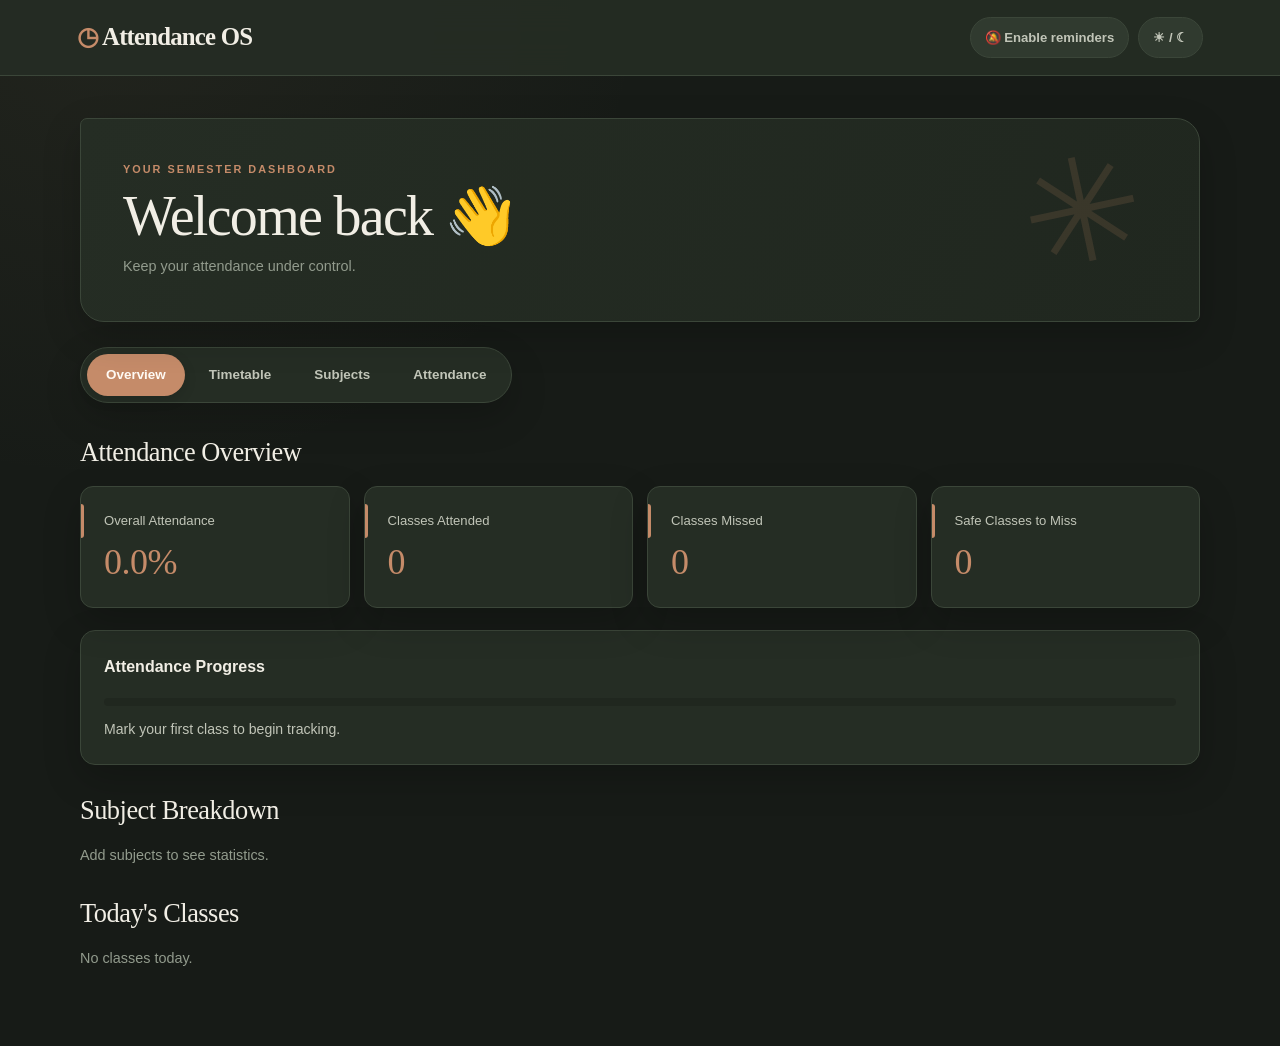
<file: index.html>
<!DOCTYPE html>
<html lang="en">
<head>
    <meta charset="UTF-8">
    <meta name="viewport" content="width=device-width, initial-scale=1.0">
    <meta name="description" content="A personal attendance and timetable tracker.">
    <meta name="theme-color" content="#171b17">
    <link rel="manifest" href="./manifest.json">
    <link rel="icon" type="image/png" sizes="192x192" href="./icons/icon-192.png">
    <link rel="apple-touch-icon" href="./icons/icon-192.png">
    <meta name="apple-mobile-web-app-capable" content="yes">
    <meta name="apple-mobile-web-app-title" content="Campus">
    <meta name="apple-mobile-web-app-status-bar-style" content="black-translucent">
    <title>Attendance OS — Overview</title>
    <link rel="stylesheet" href="style.css">
    <script src="app.js" defer></script>
</head>
<body>
<header>
    <div class="logo">◷ Attendance OS</div>
    <div class="header-actions">
        <button id="reminderBtn" type="button">🔔 Enable reminders</button>
        <button id="themeBtn" type="button" aria-label="Toggle colour theme">☀ / ☾</button>
    </div>
</header>

<main>
    <section class="welcome">
        <div>
            <p class="muted">YOUR SEMESTER DASHBOARD</p>
            <h1>Welcome back 👋</h1>
            <p class="muted">Keep your attendance under control.</p>
        </div>
    </section>

    <nav>
        <a class="tab active" href="index.html">Overview</a>
        <a class="tab" href="timetable.html">Timetable</a>
        <a class="tab" href="subjects.html">Subjects</a>
        <a class="tab" href="attendance.html">Attendance</a>
    </nav>

    <section>
        <h2>Attendance Overview</h2>
        <div class="stats">
            <div class="card"><p>Overall Attendance</p><h2 id="overall">0%</h2></div>
            <div class="card"><p>Classes Attended</p><h2 id="present">0</h2></div>
            <div class="card"><p>Classes Missed</p><h2 id="absent">0</h2></div>
            <div class="card"><p>Safe Classes to Miss</p><h2 id="safe">0</h2></div>
        </div>

        <div class="card progress-card">
            <h3>Attendance Progress</h3>
            <div class="progress"><div id="progressBar"></div></div>
            <p id="status">Target: 75%</p>
        </div>

        <h2>Subject Breakdown</h2>
        <div id="subjectStats" class="subject-grid"></div>

        <h2>Today's Classes</h2>
        <div id="todayClasses"></div>
    </section>
</main>
</body>
</html>
</file>
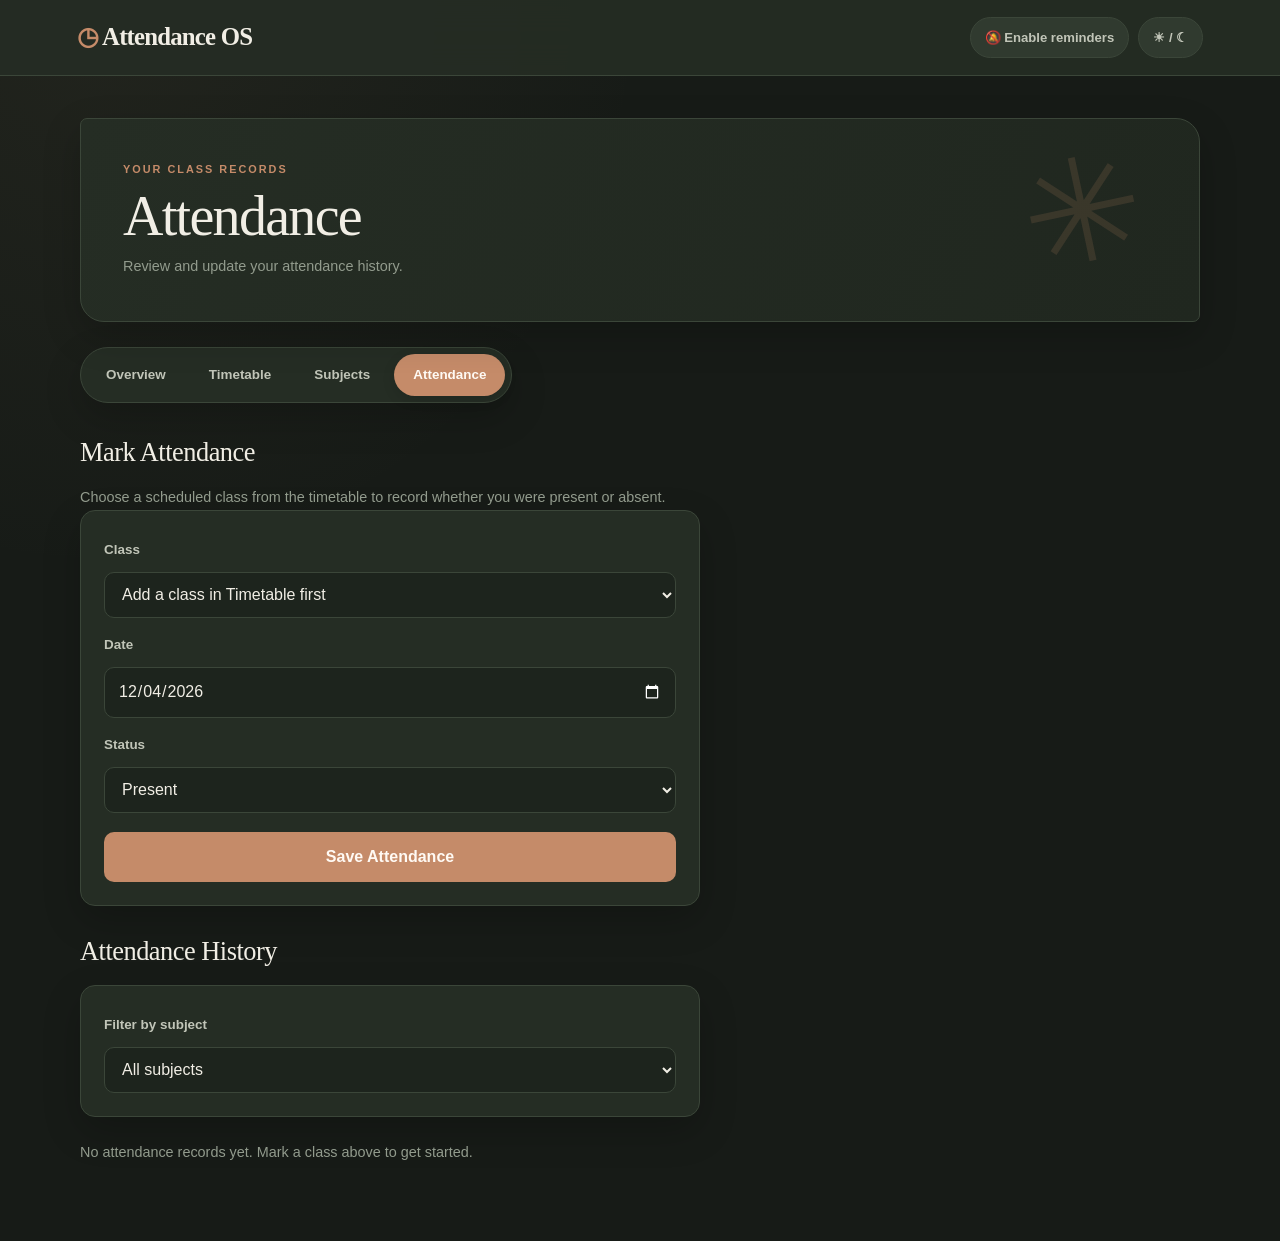
<file: attendance.html>
<!DOCTYPE html>
<html lang="en">
<head>
    <meta charset="UTF-8">
    <meta name="viewport" content="width=device-width, initial-scale=1.0">
    <meta name="description" content="A personal attendance and timetable tracker.">
    <meta name="theme-color" content="#171b17">
    <link rel="manifest" href="./manifest.json">
    <link rel="icon" type="image/png" sizes="192x192" href="./icons/icon-192.png">
    <link rel="apple-touch-icon" href="./icons/icon-192.png">
    <meta name="apple-mobile-web-app-capable" content="yes">
    <meta name="apple-mobile-web-app-title" content="Campus">
    <meta name="apple-mobile-web-app-status-bar-style" content="black-translucent">
    <title>Attendance OS — Attendance</title>
    <link rel="stylesheet" href="style.css">
    <script src="app.js" defer></script>
</head>
<body>
<header>
    <div class="logo">◷ Attendance OS</div>
    <div class="header-actions">
        <button id="reminderBtn" type="button">🔔 Enable reminders</button>
        <button id="themeBtn" type="button" aria-label="Toggle colour theme">☀ / ☾</button>
    </div>
</header>

<main>
    <section class="welcome">
        <div>
            <p class="muted">YOUR CLASS RECORDS</p>
            <h1>Attendance</h1>
            <p class="muted">Review and update your attendance history.</p>
        </div>
    </section>

    <nav>
        <a class="tab" href="index.html">Overview</a>
        <a class="tab" href="timetable.html">Timetable</a>
        <a class="tab" href="subjects.html">Subjects</a>
        <a class="tab active" href="attendance.html">Attendance</a>
    </nav>

    <section>
        <h2>Mark Attendance</h2>
        <p class="muted">Choose a scheduled class from the timetable to record whether you were present or absent.</p>
        <div class="card form">
            <label for="recordClass">Class</label>
            <select id="recordClass"></select>

            <label for="recordDate">Date</label>
            <input type="date" id="recordDate">

            <label for="recordStatus">Status</label>
            <select id="recordStatus">
                <option value="Present">Present</option>
                <option value="Absent">Absent</option>
            </select>

            <button class="primary" id="saveAttendance" type="button">Save Attendance</button>
        </div>

        <h2>Attendance History</h2>
        <div class="card form">
            <label for="filterSubject">Filter by subject</label>
            <select id="filterSubject">
                <option value="all">All subjects</option>
            </select>
        </div>
        <div id="attendanceHistory"></div>
    </section>
</main>
</body>
</html>
</file>
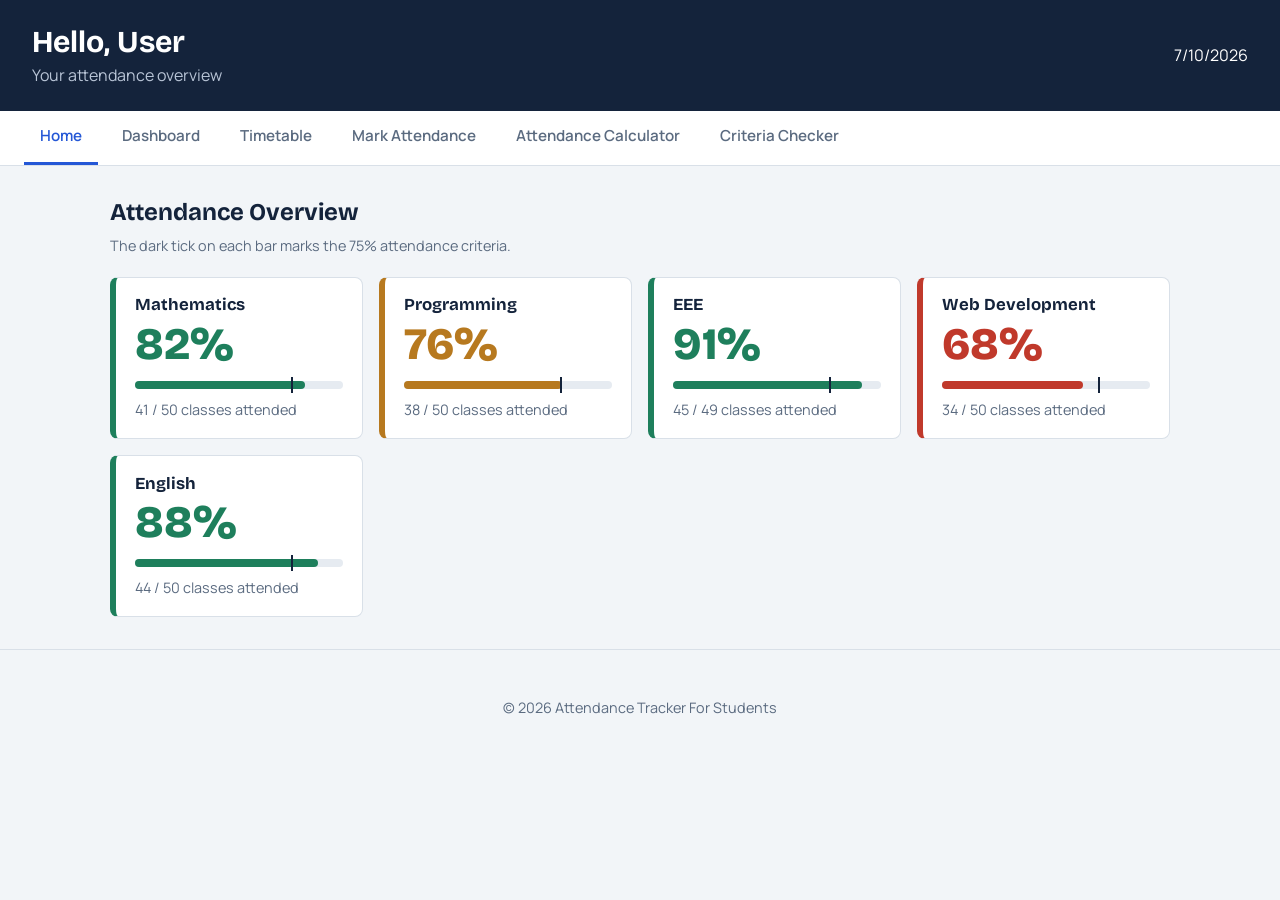
<file: homepage.html>
<!DOCTYPE html>
<html lang="en">
<head>
    <meta charset="UTF-8">
    <meta name="viewport" content="width=device-width, initial-scale=1.0">
    <title>Attendance Tracker</title>
    <link rel="preconnect" href="https://fonts.googleapis.com">
    <link rel="preconnect" href="https://fonts.gstatic.com" crossorigin>
    <link href="https://fonts.googleapis.com/css2?family=Bricolage+Grotesque:wght@600;700;800&family=Manrope:wght@400;500;600;700&display=swap" rel="stylesheet">
    <style>
        /* ---------- Design tokens ---------- */
        :root {
            --ink: #14233B;
            --muted: #5B6B80;
            --paper: #F2F5F8;
            --panel: #FFFFFF;
            --line: #D9E0E8;
            --blue: #2457D6;
            --blue-dark: #1B44AB;
            --green: #1E7F5C;
            --amber: #B7791F;
            --red: #C0392B;
        }

        /* ---------- Base ---------- */
        * { box-sizing: border-box; }
        body {
            margin: 0;
            font-family: "Manrope", "Segoe UI", system-ui, sans-serif;
            background: var(--paper);
            color: var(--ink);
            line-height: 1.5;
        }
        h1, h2, h3 {
            font-family: "Bricolage Grotesque", "Manrope", "Segoe UI", sans-serif;
            line-height: 1.2;
            margin: 0 0 0.5rem;
        }

        /* ---------- Header ---------- */
        header {
            background: var(--ink);
            color: #fff;
            padding: 1.5rem 2rem;
            display: flex;
            justify-content: space-between;
            align-items: center;
            gap: 1rem;
            flex-wrap: wrap;
        }
        header h1 { font-size: 1.9rem; margin: 0; }
        header p { margin: 0.15rem 0 0; color: #B8C4D6; }

        /* ---------- Navigation ---------- */
        nav {
            background: var(--panel);
            border-bottom: 1px solid var(--line);
            padding: 0 1.5rem;
            display: flex;
            gap: 0.25rem;
            overflow-x: auto;
            font-size: 0; /* hides the "|" text separators */
        }
        nav a {
            font-size: 0.95rem;
            font-weight: 600;
            color: var(--muted);
            text-decoration: none;
            padding: 0.9rem 1rem;
            border-bottom: 3px solid transparent;
            white-space: nowrap;
        }
        nav a:hover { color: var(--ink); }
        nav a.active { color: var(--blue); border-bottom-color: var(--blue); }

        /* ---------- Buttons & fields ---------- */
        button {
            font: inherit;
            font-weight: 600;
            background: var(--blue);
            color: #fff;
            border: 0;
            border-radius: 6px;
            padding: 0.6rem 1.1rem;
            cursor: pointer;
        }
        button:hover { background: var(--blue-dark); }
        a:focus-visible, button:focus-visible,
        input:focus-visible, select:focus-visible {
            outline: 3px solid #9DB6F5;
            outline-offset: 2px;
        }
        label { font-weight: 600; font-size: 0.9rem; }
        input, select {
            font: inherit;
            color: var(--ink);
            background: #fff;
            padding: 0.5rem 0.6rem;
            border: 1px solid #B9C4D2;
            border-radius: 6px;
        }
        input[readonly] { background: #EEF2F6; color: var(--muted); }

        /* ---------- Footer ---------- */
        footer {
            text-align: center;
            padding: 2rem 1rem;
            color: var(--muted);
            font-size: 0.9rem;
            border-top: 1px solid var(--line);
            margin-top: 2rem;
        }

        /* ---------- Home page ---------- */
        main { max-width: 1100px; margin: 0 auto; padding: 2rem 1.25rem 0; }
        main > h2 { font-size: 1.5rem; }
        .legend { color: var(--muted); font-size: 0.9rem; margin: 0 0 1.25rem; }

        .attendance-grid {
            display: grid;
            grid-template-columns: repeat(auto-fill, minmax(210px, 1fr));
            gap: 1rem;
        }
        .attendance-card {
            background: var(--panel);
            border: 1px solid var(--line);
            border-left: 6px solid var(--c, var(--blue));
            border-radius: 8px;
            padding: 1.1rem 1.2rem;
        }
        .attendance-card h2 { font-size: 1.05rem; margin-bottom: 0.4rem; }
        .percentage {
            font-family: "Bricolage Grotesque", "Manrope", sans-serif;
            font-size: 2.8rem;
            font-weight: 800;
            line-height: 1;
            color: var(--c, var(--blue));
        }
        /* progress bar: dark tick marks the 75% criteria */
        .bar {
            position: relative;
            height: 8px;
            background: #E6EBF1;
            border-radius: 4px;
            margin: 0.9rem 0 0.6rem;
        }
        .bar span {
            display: block;
            height: 100%;
            background: var(--c, var(--blue));
            border-radius: 4px;
        }
        .bar::after {
            content: "";
            position: absolute;
            left: 75%;
            top: -4px;
            bottom: -4px;
            width: 2px;
            background: var(--ink);
        }
        .attendance-card p { margin: 0; font-size: 0.9rem; color: var(--muted); }
    </style>
</head>
<body>
    <!-- Header -->
    <header class="dashboard">
        <div>
            <h1>Hello, <span id="username">User</span></h1>
            <p>Your attendance overview</p>
        </div>
        <div class="date">
            <span id="date">7/10/2026</span>
        </div>
    </header>
    <!-- Navigation Bar -->
    <nav class="navbar">
        <a href="homepage.html" class="active">Home</a> |
        <a href="dashboard.html">Dashboard</a> |
        <a href="timetable.html">Timetable</a> | 
        <a href="attendance.html">Mark Attendance</a> |
        <a href="calculator.html">Attendance Calculator</a> |
        <a href="criteria.html">Criteria Checker</a>
    </nav>
    <main>
        <h2>Attendance Overview</h2>
        <p class="legend">The dark tick on each bar marks the 75% attendance criteria.</p>
        <!-- Attendance Cards -->
        <section class="attendance-grid">

            <div class="attendance-card" style="--c:#1E7F5C">
                <h2>Mathematics</h2>
                <div class="percentage">82%</div>
                <div class="bar"><span style="width:82%"></span></div>
                <p>41 / 50 classes attended</p>
            </div>
            <div class="attendance-card" style="--c:#B7791F">
                <h2>Programming</h2>
                <div class="percentage">76%</div>
                <div class="bar"><span style="width:76%"></span></div>
                <p>38 / 50 classes attended</p>
            </div>
            <div class="attendance-card" style="--c:#1E7F5C">
                <h2>EEE</h2>
                <div class="percentage">91%</div>
                <div class="bar"><span style="width:91%"></span></div>
                <p>45 / 49 classes attended</p>
            </div>
            <div class="attendance-card" style="--c:#C0392B">
                <h2>Web Development</h2>
                <div class="percentage">68%</div>
                <div class="bar"><span style="width:68%"></span></div>
                <p>34 / 50 classes attended</p>
            </div>
            <div class="attendance-card" style="--c:#1E7F5C">
                <h2>English</h2>
                <div class="percentage">88%</div>
                <div class="bar"><span style="width:88%"></span></div>
                <p>44 / 50 classes attended</p>
            </div>

        </section>
    </main>
    <!-- Footer -->
    <footer>
        <p>&copy; 2026 Attendance Tracker For Students</p>
    </footer>
</body>
</html>
</file>
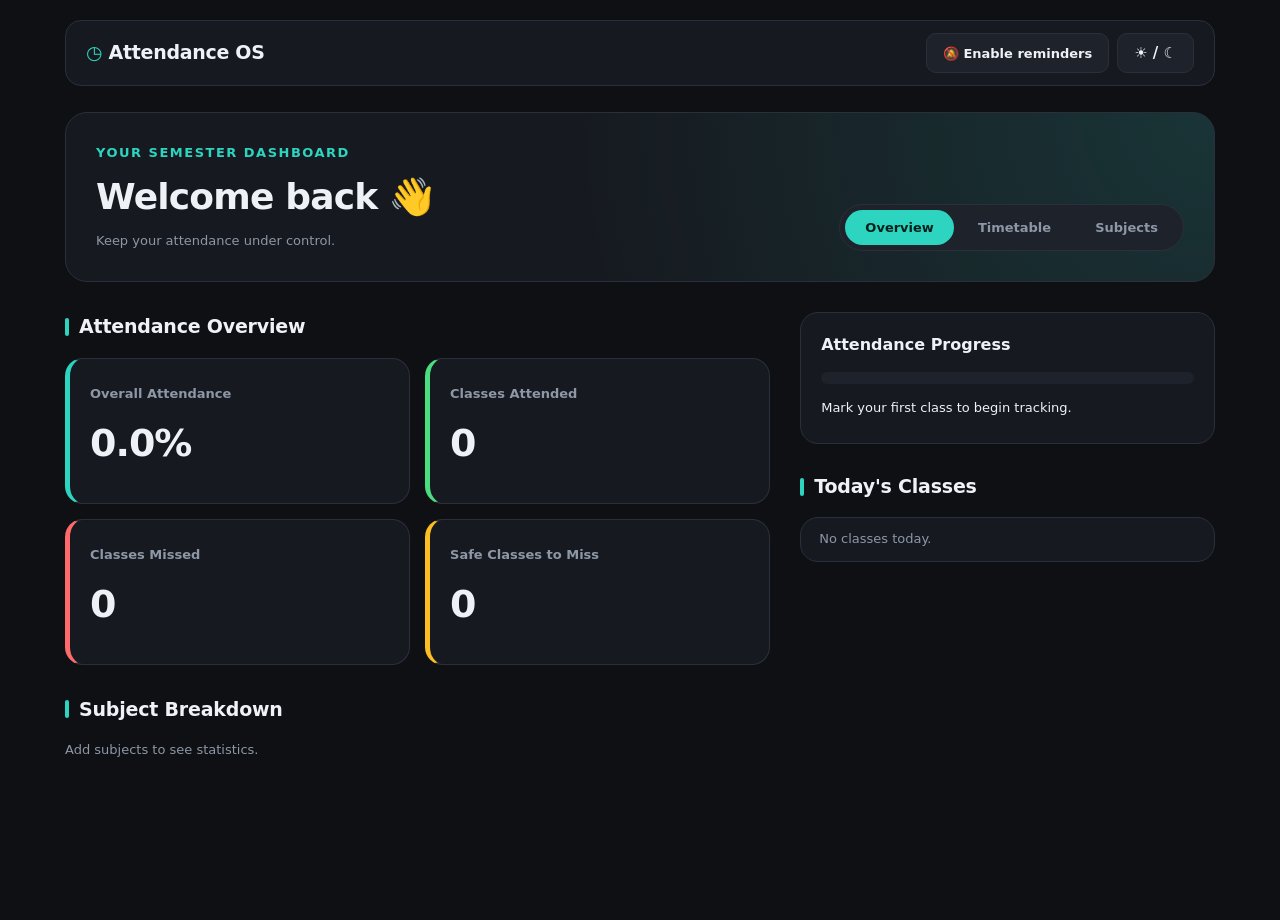
<file: index2.html>
<!DOCTYPE html>
<html lang="en">
<head>
    <meta charset="UTF-8">
    <meta name="viewport" content="width=device-width, initial-scale=1.0">
    <title>Attendance OS</title>
    <link rel="stylesheet" href="style3.css">
</head>
<body>

<header class="topbar">
    <div class="logo">◷ Attendance OS</div>
    <div class="header-actions">
        <button id="reminderBtn" type="button">🔔 Enable reminders</button>
        <button id="themeBtn" type="button">☀ / ☾</button>
    </div>
</header>

<main>
    <!-- HERO: welcome text + page tabs together -->
    <section class="hero welcome">
        <div class="hero-text">
            <p class="muted eyebrow">YOUR SEMESTER DASHBOARD</p>
            <h1>Welcome back 👋</h1>
            <p class="muted">Keep your attendance under control.</p>
        </div>

        <nav>
            <button class="tab active" data-page="dashboard">Overview</button>
            <button class="tab" data-page="timetable">Timetable</button>
            <button class="tab" data-page="subjects">Subjects</button>
        </nav>
    </section>

    <!-- DASHBOARD -->
    <section id="dashboard" class="page">
        <div class="dash-layout">

            <!-- left column: numbers + subjects -->
            <div class="dash-main">
                <h2 class="section-title">Attendance Overview</h2>

                <div class="stats">
                    <div class="card stat stat-overall">
                        <p>Overall Attendance</p>
                        <h2 id="overall">0%</h2>
                    </div>
                    <div class="card stat stat-present">
                        <p>Classes Attended</p>
                        <h2 id="present">0</h2>
                    </div>
                    <div class="card stat stat-absent">
                        <p>Classes Missed</p>
                        <h2 id="absent">0</h2>
                    </div>
                    <div class="card stat stat-safe">
                        <p>Safe Classes to Miss</p>
                        <h2 id="safe">0</h2>
                    </div>
                </div>

                <h2 class="section-title">Subject Breakdown</h2>
                <div id="subjectStats" class="subject-grid"></div>
            </div>

            <!-- right column: progress + today -->
            <aside class="dash-side">
                <div class="card progress-card">
                    <h3>Attendance Progress</h3>
                    <div class="progress">
                        <div id="progressBar"></div>
                    </div>
                    <p id="status">Target: 75%</p>
                </div>

                <h2 class="section-title">Today's Classes</h2>
                <div class="card today-card">
                    <div id="todayClasses"></div>
                </div>
            </aside>

        </div>
    </section>

    <!-- TIMETABLE -->
    <section id="timetable" class="page hidden">
        <h2 class="section-title">Weekly Timetable</h2>
        <p class="muted">Add your regular weekly classes.</p>

        <div class="card form">
            <label>Subject</label>
            <select id="classSubject"></select>

            <label>Day</label>
            <select id="classDay">
                <option>Monday</option>
                <option>Tuesday</option>
                <option>Wednesday</option>
                <option>Thursday</option>
                <option>Friday</option>
                <option>Saturday</option>
                <option>Sunday</option>
            </select>

            <label>Start Time</label>
            <input type="time" id="startTime" value="09:00">

            <label>End Time</label>
            <input type="time" id="endTime" value="10:00">

            <button class="primary" id="addClass">Add Class</button>
        </div>

        <div class="days" id="days"></div>

        <div class="card">
            <h3 id="selectedDay">Monday</h3>
            <div id="dayClasses"></div>
        </div>

        <h2 class="section-title">Extra Classes</h2>
        <p class="muted">One-time classes (like an extra lecture by a teacher). Attendance counts towards the subject.</p>

        <div class="card form">
            <label>Subject</label>
            <select id="extraSubject"></select>

            <label>Date</label>
            <input type="date" id="extraDate">

            <label>Start Time</label>
            <input type="time" id="extraStart" value="09:00">

            <label>End Time</label>
            <input type="time" id="extraEnd" value="10:00">

            <button class="primary" id="addExtra">Add Extra Class</button>
        </div>

        <div class="card">
            <h3>Your Extra Classes</h3>
            <div id="extraClassList"></div>
        </div>
    </section>

    <!-- SUBJECTS -->
    <section id="subjects" class="page hidden">
        <h2 class="section-title">Manage Subjects</h2>

        <div class="card form">
            <label>Subject Name</label>
            <input type="text" id="subjectName" placeholder="e.g. Linear Algebra">

            <label>Subject Code</label>
            <input type="text" id="subjectCode" placeholder="e.g. MTH101">

            <label>Attendance Target (%)</label>
            <input type="number" id="target" value="75" min="1" max="100">

            <button class="primary" id="addSubject">Add Subject</button>
        </div>

        <div id="subjectList"></div>
    </section>
</main>

<!-- MARK ATTENDANCE POPUP -->
<div id="markModal" class="modal hidden">
    <div class="card modal-box">
        <h3 id="markTitle">Mark attendance</h3>

        <label for="markDate">Class date</label>
        <input type="date" id="markDate">
        <p class="muted" id="markNote"></p>

        <div class="modal-actions">
            <button class="primary" id="markPresent" type="button">Present</button>
            <button id="markAbsent" type="button">Absent</button>
            <button id="markCancel" type="button">Cancel</button>
        </div>
    </div>
</div>

<div id="toast" class="toast hidden"></div>

<script src="script2.js"></script>
</body>
</html>
</file>
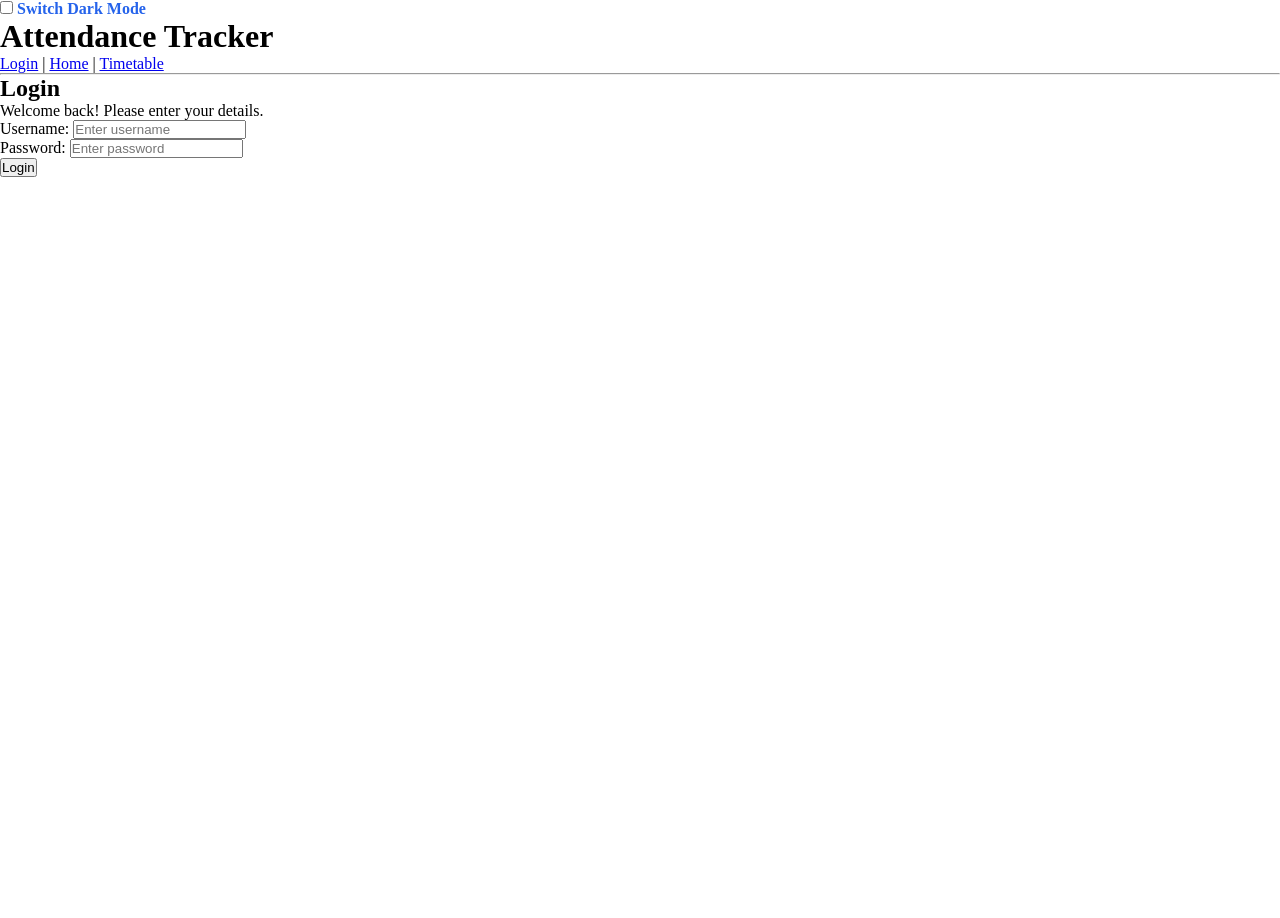
<file: login.html>
<!DOCTYPE html>
<link rel="stylesheet" href="login.css">
<html>
<head>
    <title>Login - Attendance Tracker</title>
</head>

<body>
    <input type="checkbox" id="theme">
<label for="theme" class="a">Switch Dark Mode</label>
<div class="page">


    <h1>Attendance Tracker</h1>

    <nav>
        <a href="login.html">Login</a> |
        <a href="index.html">Home</a> |
        <a href="timetable.html">Timetable</a>
    </nav>

    <hr>

    <h2>Login</h2>
    <p>Welcome back! Please enter your details.</p>

    <form>
        <p>
            <label>Username:</label>
            <input type="text" name="username" placeholder="Enter username" required>
        </p>

        <p>
            <label>Password:</label>
            <input type="password" name="password" placeholder="Enter password" required>
        </p>

        <p>
            <button type="button">Login</button>
        </p>
    </form>
    </div>

</body>
</html>
</file>
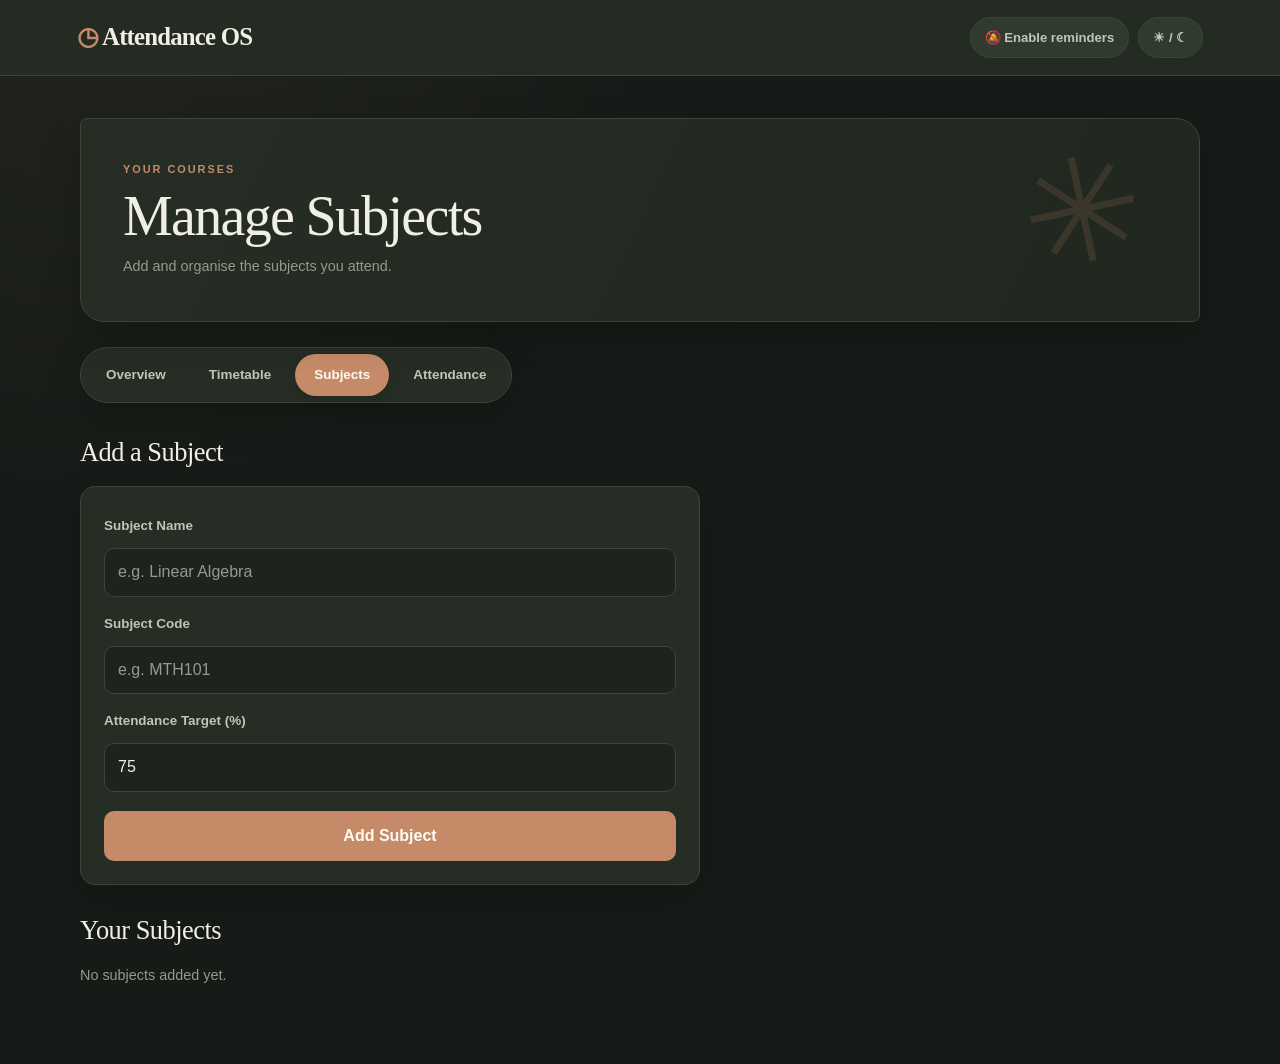
<file: subjects.html>
<!DOCTYPE html>
<html lang="en">
<head>
    <meta charset="UTF-8">
    <meta name="viewport" content="width=device-width, initial-scale=1.0">
    <meta name="description" content="A personal attendance and timetable tracker.">
    <meta name="theme-color" content="#171b17">
    <link rel="manifest" href="./manifest.json">
    <link rel="icon" type="image/png" sizes="192x192" href="./icons/icon-192.png">
    <link rel="apple-touch-icon" href="./icons/icon-192.png">
    <meta name="apple-mobile-web-app-capable" content="yes">
    <meta name="apple-mobile-web-app-title" content="Campus">
    <meta name="apple-mobile-web-app-status-bar-style" content="black-translucent">
    <title>Attendance OS — Subjects</title>
    <link rel="stylesheet" href="style.css">
    <script src="app.js" defer></script>
</head>
<body>
<header>
    <div class="logo">◷ Attendance OS</div>
    <div class="header-actions">
        <button id="reminderBtn" type="button">🔔 Enable reminders</button>
        <button id="themeBtn" type="button" aria-label="Toggle colour theme">☀ / ☾</button>
    </div>
</header>

<main>
    <section class="welcome">
        <div>
            <p class="muted">YOUR COURSES</p>
            <h1>Manage Subjects</h1>
            <p class="muted">Add and organise the subjects you attend.</p>
        </div>
    </section>

    <nav>
        <a class="tab" href="index.html">Overview</a>
        <a class="tab" href="timetable.html">Timetable</a>
        <a class="tab active" href="subjects.html">Subjects</a>
        <a class="tab" href="attendance.html">Attendance</a>
    </nav>

    <section>
        <h2>Add a Subject</h2>
        <div class="card form">
            <label for="subjectName">Subject Name</label>
            <input type="text" id="subjectName" placeholder="e.g. Linear Algebra">

            <label for="subjectCode">Subject Code</label>
            <input type="text" id="subjectCode" placeholder="e.g. MTH101">

            <label for="target">Attendance Target (%)</label>
            <input type="number" id="target" value="75" min="1" max="100">

            <button class="primary" id="addSubject" type="button">Add Subject</button>
        </div>

        <h2>Your Subjects</h2>
        <div id="subjectList"></div>
    </section>
</main>
</body>
</html>
</file>
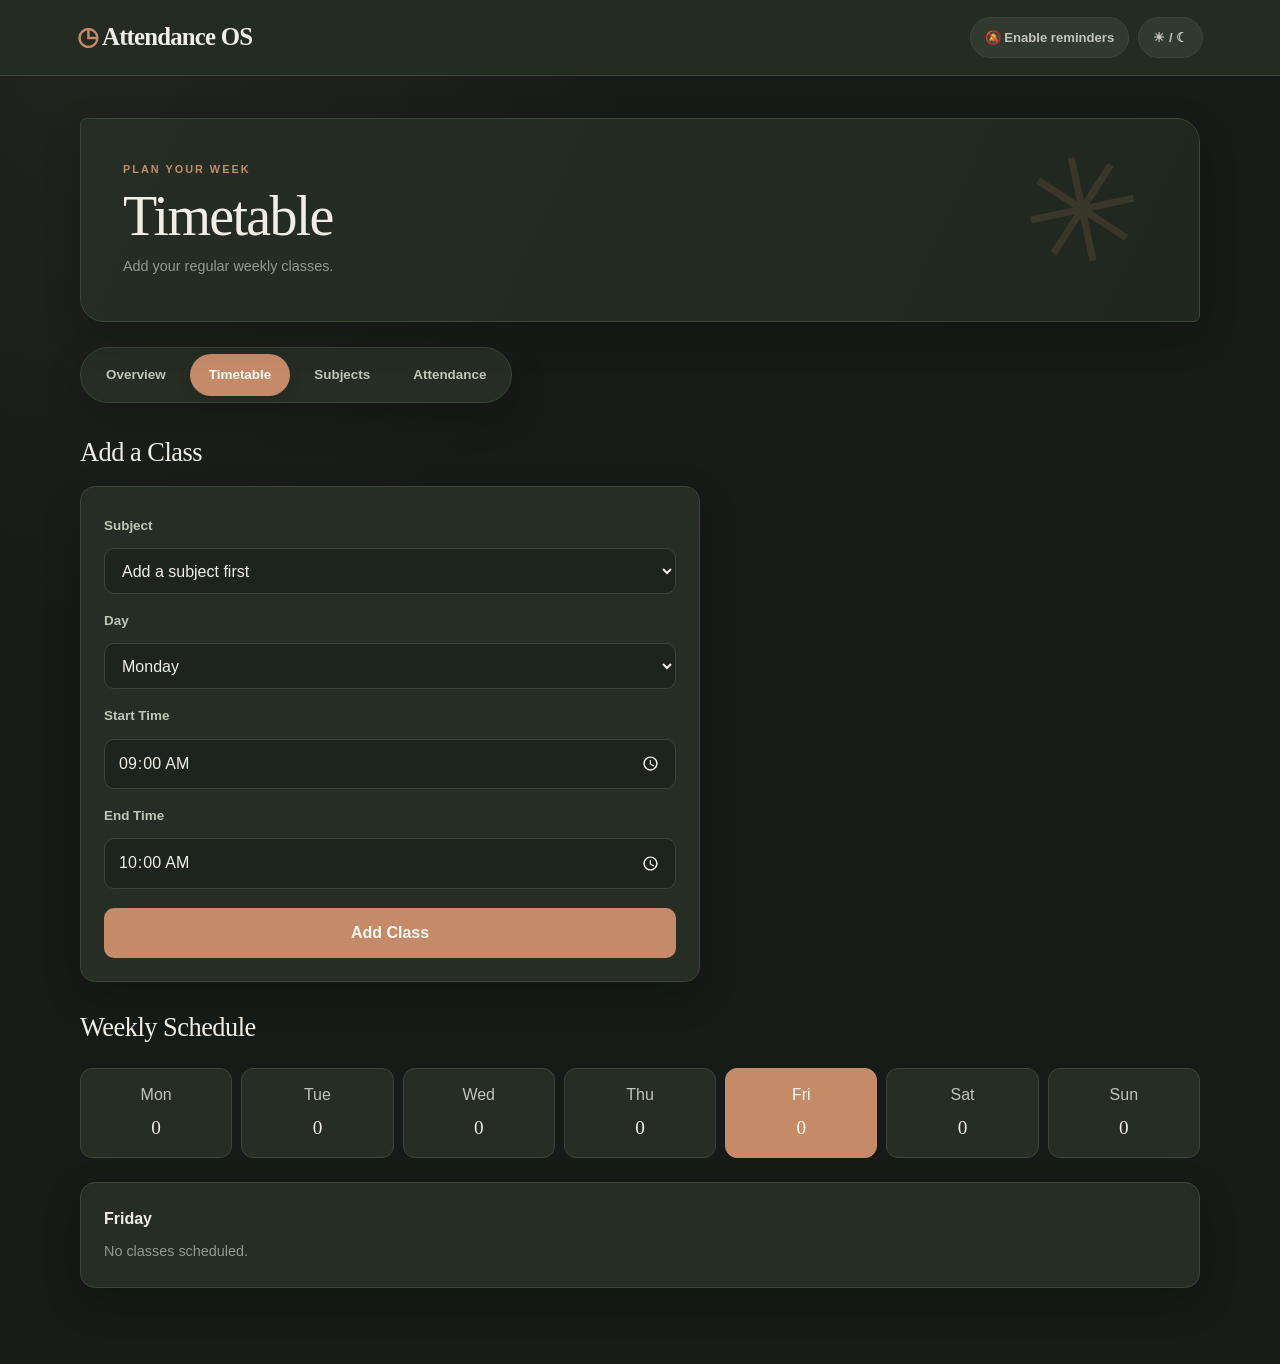
<file: timetable.html>
<!DOCTYPE html>
<html lang="en">
<head>
    <meta charset="UTF-8">
    <meta name="viewport" content="width=device-width, initial-scale=1.0">
    <meta name="description" content="A personal attendance and timetable tracker.">
    <meta name="theme-color" content="#171b17">
    <link rel="manifest" href="./manifest.json">
    <link rel="icon" type="image/png" sizes="192x192" href="./icons/icon-192.png">
    <link rel="apple-touch-icon" href="./icons/icon-192.png">
    <meta name="apple-mobile-web-app-capable" content="yes">
    <meta name="apple-mobile-web-app-title" content="Campus">
    <meta name="apple-mobile-web-app-status-bar-style" content="black-translucent">
    <title>Attendance OS — Timetable</title>
    <link rel="stylesheet" href="style.css">
    <script src="app.js" defer></script>
</head>
<body>
<header>
    <div class="logo">◷ Attendance OS</div>
    <div class="header-actions">
        <button id="reminderBtn" type="button">🔔 Enable reminders</button>
        <button id="themeBtn" type="button" aria-label="Toggle colour theme">☀ / ☾</button>
    </div>
</header>

<main>
    <section class="welcome">
        <div>
            <p class="muted">PLAN YOUR WEEK</p>
            <h1>Timetable</h1>
            <p class="muted">Add your regular weekly classes.</p>
        </div>
    </section>

    <nav>
        <a class="tab" href="index.html">Overview</a>
        <a class="tab active" href="timetable.html">Timetable</a>
        <a class="tab" href="subjects.html">Subjects</a>
        <a class="tab" href="attendance.html">Attendance</a>
    </nav>

    <section>
        <h2>Add a Class</h2>
        <div class="card form">
            <label for="classSubject">Subject</label>
            <select id="classSubject"></select>

            <label for="classDay">Day</label>
            <select id="classDay">
                <option>Monday</option><option>Tuesday</option>
                <option>Wednesday</option><option>Thursday</option>
                <option>Friday</option><option>Saturday</option><option>Sunday</option>
            </select>

            <label for="startTime">Start Time</label>
            <input type="time" id="startTime" value="09:00">

            <label for="endTime">End Time</label>
            <input type="time" id="endTime" value="10:00">

            <button class="primary" id="addClass" type="button">Add Class</button>
        </div>

        <h2>Weekly Schedule</h2>
        <div class="days" id="days"></div>
        <div class="card">
            <h3 id="selectedDay">Monday</h3>
            <div id="dayClasses"></div>
        </div>
    </section>
</main>
</body>
</html>
</file>
<file: style.css>
/* ==========================================================
   ATTENDANCE OS — EDITORIAL PLANNER THEME
   Replacement stylesheet for the existing four-page project.
   Keeps the current HTML classes and IDs compatible.
   ========================================================== */

:root {
    color-scheme: dark;
    --bg: #171b17;
    --bg-secondary: #20271f;
    --surface: #252d24;
    --surface-hover: #303a2f;
    --text: #f1eee5;
    --text-secondary: #c1c5b8;
    --muted: #929b8d;
    --primary: #c58b69;
    --primary-hover: #d49a77;
    --primary-soft: rgba(197, 139, 105, 0.15);
    --border: #3b4639;
    --input-bg: #1d241d;
    --success: #a8bd91;
    --danger: #d78375;
    --warning: #d8b66f;
    --shadow: 0 14px 38px rgba(0, 0, 0, 0.20);
    --display-font: Georgia, "Times New Roman", serif;
    --body-font: Inter, -apple-system, BlinkMacSystemFont, "Segoe UI", Roboto, Helvetica, Arial, sans-serif;
}

body.light {
    color-scheme: light;
    --bg: #f3f0e8;
    --bg-secondary: #e9e5d9;
    --surface: #fbfaf5;
    --surface-hover: #f0ede4;
    --text: #292e26;
    --text-secondary: #626b5e;
    --muted: #858d7e;
    --primary: #9a6549;
    --primary-hover: #805139;
    --primary-soft: rgba(154, 101, 73, 0.11);
    --border: #dfddd1;
    --input-bg: #f7f5ee;
    --success: #58764e;
    --danger: #b65e50;
    --warning: #98772f;
    --shadow: 0 12px 32px rgba(53, 49, 37, 0.065);
}

/* Base */
* {
    box-sizing: border-box;
    margin: 0;
    padding: 0;
}

html {
    scroll-behavior: smooth;
}

body {
    min-height: 100vh;
    background:
        radial-gradient(ellipse at 8% 0%, rgba(161, 143, 105, 0.08), transparent 34rem),
        var(--bg);
    color: var(--text);
    font-family: var(--body-font);
    line-height: 1.65;
    transition: background 0.25s ease, color 0.25s ease;
}

button, input, select {
    font: inherit;
}

button {
    cursor: pointer;
    transition: background 0.2s ease, border-color 0.2s ease, transform 0.15s ease;
}

button:active {
    transform: translateY(1px);
}

button:focus-visible,
a:focus-visible,
input:focus-visible,
select:focus-visible {
    outline: 2px solid var(--primary);
    outline-offset: 3px;
}

a {
    color: inherit;
}

.hidden {
    display: none !important;
}

.muted {
    color: var(--muted);
    font-size: 0.9rem;
}

/* Header */
header {
    min-height: 76px;
    padding: 15px 6%;
    display: flex;
    justify-content: space-between;
    align-items: center;
    gap: 16px;
    background: color-mix(in srgb, var(--surface) 92%, transparent);
    border-bottom: 1px solid var(--border);
    position: sticky;
    top: 0;
    z-index: 100;
    backdrop-filter: blur(18px);
}

.logo {
    font-family: var(--display-font);
    font-size: 1.55rem;
    font-weight: 600;
    letter-spacing: -0.8px;
    color: var(--text);
}

.logo::first-letter {
    color: var(--primary);
}

.header-actions {
    display: flex;
    align-items: center;
    gap: 9px;
}

.header-actions button {
    padding: 9px 14px;
    border: 1px solid var(--border);
    border-radius: 999px;
    background: var(--surface-hover);
    color: var(--text-secondary);
    font-size: 0.82rem;
    font-weight: 650;
}

.header-actions button:hover {
    border-color: var(--primary);
    color: var(--text);
    background: var(--primary-soft);
}

.header-actions button:disabled {
    opacity: 0.55;
    cursor: not-allowed;
}

/* Main layout */
main {
    width: min(1120px, 88%);
    margin: 42px auto 76px;
}

/* Welcome / page introduction */
.welcome {
    padding: clamp(25px, 4vw, 42px);
    margin-bottom: 25px;
    border: 1px solid var(--border);
    border-radius: 7px 24px 7px 24px;
    background:
        linear-gradient(115deg, var(--surface), var(--bg-secondary));
    box-shadow: var(--shadow);
    position: relative;
    overflow: hidden;
}

.welcome::after {
    content: "✳";
    position: absolute;
    right: 5%;
    top: 50%;
    transform: translateY(-55%) rotate(-12deg);
    color: var(--primary);
    opacity: 0.15;
    font-size: clamp(5rem, 12vw, 9rem);
    line-height: 1;
    pointer-events: none;
}

.welcome h1 {
    position: relative;
    z-index: 1;
    font-family: var(--display-font);
    font-size: clamp(2.2rem, 5vw, 3.5rem);
    line-height: 1.08;
    font-weight: 500;
    letter-spacing: -1.7px;
    margin: 7px 0 9px;
}

.welcome .muted {
    position: relative;
    z-index: 1;
}

.welcome .muted:first-child {
    color: var(--primary);
    font-weight: 750;
    font-size: 0.68rem;
    letter-spacing: 2px;
    text-transform: uppercase;
}

/* Navigation */
nav {
    display: flex;
    gap: 5px;
    padding: 6px;
    margin-bottom: 34px;
    background: var(--surface);
    border: 1px solid var(--border);
    border-radius: 999px;
    width: fit-content;
    box-shadow: var(--shadow);
}

nav a {
    text-decoration: none;
    display: block;
}

.tab {
    border: none;
    border-radius: 999px;
    padding: 10px 19px;
    background: transparent;
    color: var(--text-secondary);
    font-weight: 650;
    font-size: 0.84rem;
    transition: color 0.2s ease, background 0.2s ease;
}

.tab:hover {
    color: var(--text);
    background: var(--surface-hover);
}

.tab.active {
    background: var(--primary);
    color: #fffaf4;
    box-shadow: 0 4px 13px rgba(0, 0, 0, 0.12);
}

/* Headings */
h2 {
    font-family: var(--display-font);
    font-size: 1.65rem;
    line-height: 1.2;
    letter-spacing: -0.5px;
    font-weight: 500;
    margin: 30px 0 17px;
}

h3 {
    font-size: 1rem;
    font-weight: 700;
    margin-bottom: 8px;
}

/* Cards */
.card {
    background: var(--surface);
    border: 1px solid var(--border);
    border-radius: 15px;
    padding: 23px;
    box-shadow: var(--shadow);
    min-width: 0;
    transition: background 0.25s ease, border-color 0.25s ease, transform 0.2s ease;
}

.card > p {
    color: var(--text-secondary);
}

.card h2 {
    margin: 8px 0 0;
    font-family: var(--display-font);
    font-size: 2.2rem;
    color: var(--primary);
    font-weight: 500;
}

/* Dashboard stats */
.stats {
    display: grid;
    grid-template-columns: repeat(4, minmax(0, 1fr));
    gap: 14px;
    margin-bottom: 22px;
}

.stats .card {
    position: relative;
    overflow: hidden;
    border-radius: 13px;
}

.stats .card::before {
    content: "";
    position: absolute;
    top: 17px;
    left: 0;
    width: 3px;
    height: 34px;
    background: var(--primary);
    border-radius: 0 4px 4px 0;
}

.stats .card p {
    font-size: 0.82rem;
    color: var(--text-secondary);
}

.stats .card h2 {
    font-size: 2.25rem;
    margin-top: 9px;
}

/* Progress */
.progress-card {
    margin-bottom: 30px;
}

.progress-card h3 {
    margin-bottom: 18px;
}

.progress {
    width: 100%;
    height: 8px;
    overflow: hidden;
    border-radius: 20px;
    background: var(--bg-secondary);
    margin: 12px 0;
}

.progress div {
    height: 100%;
    width: 0;
    border-radius: inherit;
    background: linear-gradient(90deg, var(--success), var(--primary));
    transition: width 0.35s ease;
}

.progress-card #status {
    color: var(--text-secondary);
    font-size: 0.88rem;
    margin-top: 12px;
}

/* Subject grid */
.subject-grid {
    display: grid;
    grid-template-columns: repeat(2, minmax(0, 1fr));
    gap: 15px;
    margin-bottom: 30px;
}

.subject-grid .card h3 {
    margin-bottom: 8px;
}

.subject-grid .card h2 {
    margin: 4px 0;
    font-size: 1.9rem;
}

/* Forms */
.form {
    display: flex;
    flex-direction: column;
    gap: 11px;
    max-width: 620px;
    margin-bottom: 24px;
}

label {
    color: var(--text-secondary);
    font-weight: 650;
    font-size: 0.84rem;
    margin-top: 5px;
}

input,
select {
    width: 100%;
    min-height: 46px;
    padding: 10px 13px;
    color: var(--text);
    background: var(--input-bg);
    border: 1px solid var(--border);
    border-radius: 10px;
    outline: none;
    transition: border-color 0.2s ease, box-shadow 0.2s ease, background 0.2s ease;
}

input::placeholder {
    color: var(--muted);
}

input:focus,
select:focus {
    border-color: var(--primary);
    box-shadow: 0 0 0 3px var(--primary-soft);
}

select option {
    background: var(--surface);
    color: var(--text);
}

/* Buttons */
.primary {
    border: none;
    border-radius: 10px;
    padding: 12px 18px;
    background: var(--primary);
    color: #fffaf4;
    font-weight: 750;
    margin-top: 8px;
}

.primary:hover {
    background: var(--primary-hover);
}

button.danger {
    background: rgba(215, 131, 117, 0.10);
    border: 1px solid rgba(215, 131, 117, 0.28);
    color: var(--danger);
    border-radius: 9px;
    padding: 9px 13px;
    font-weight: 650;
}

button.danger:hover {
    background: rgba(215, 131, 117, 0.18);
}

/* Subject list */
#subjectList {
    display: flex;
    flex-direction: column;
    gap: 13px;
}

.subject-row {
    display: flex;
    justify-content: space-between;
    align-items: center;
    gap: 18px;
}

.subject-row .progress {
    max-width: 420px;
}

/* Timetable day selector */
.days {
    display: grid;
    grid-template-columns: repeat(7, minmax(0, 1fr));
    gap: 9px;
    margin: 24px 0;
}

.day {
    padding: 13px 8px;
    border: 1px solid var(--border);
    border-radius: 12px;
    background: var(--surface);
    color: var(--text-secondary);
    display: flex;
    flex-direction: column;
    align-items: center;
    gap: 4px;
}

.day strong {
    font-family: var(--display-font);
    font-size: 1.2rem;
    color: var(--text);
    font-weight: 500;
}

.day:hover {
    border-color: var(--primary);
    background: var(--primary-soft);
}

.day.selected {
    background: var(--primary);
    border-color: var(--primary);
    color: #fffaf4;
}

.day.selected strong {
    color: #fffaf4;
}

/* Class rows */
#dayClasses,
#todayClasses {
    display: flex;
    flex-direction: column;
    gap: 11px;
}

.class-row {
    display: flex;
    align-items: center;
    gap: 12px;
    padding: 15px 17px;
    background: var(--surface);
    border: 1px solid var(--border);
    border-radius: 12px;
    transition: border-color 0.2s ease, background 0.2s ease;
}

.class-row:hover {
    border-color: var(--primary);
}

.class-row > div {
    flex: 1;
    min-width: 0;
}

.class-row strong {
    font-size: 0.93rem;
}

.class-row p {
    margin-top: 3px;
    font-size: 0.83rem;
}

.class-row span {
    color: var(--text-secondary);
    font-size: 0.83rem;
    font-weight: 650;
}

.class-row button:not(.danger) {
    background: var(--primary-soft);
    color: var(--primary);
    border: 1px solid color-mix(in srgb, var(--primary) 30%, transparent);
    padding: 8px 13px;
    border-radius: 8px;
    font-weight: 750;
}

.class-row button:not(.danger):hover {
    background: var(--primary);
    color: #fffaf4;
}

.attendance-present {
    color: var(--success) !important;
}

.attendance-absent {
    color: var(--danger) !important;
}

/* Responsive — tablets */
@media (max-width: 850px) {
    main {
        width: 92%;
    }

    .stats {
        grid-template-columns: repeat(2, minmax(0, 1fr));
    }

    .days {
        gap: 6px;
    }

    .day {
        padding: 11px 5px;
        font-size: 0.83rem;
    }
}

/* Responsive — phones */
@media (max-width: 560px) {
    header {
        padding: 12px 4%;
        min-height: 65px;
    }

    .logo {
        font-size: 1.13rem;
    }

    .header-actions {
        gap: 5px;
    }

    .header-actions button {
        padding: 8px 9px;
        font-size: 0.72rem;
    }

    main {
        width: 92%;
        margin: 24px auto 45px;
    }

    .welcome {
        padding: 23px 20px;
        border-radius: 6px 18px 6px 18px;
    }

    .welcome h1 {
        font-size: 2rem;
    }

    nav {
        width: 100%;
        justify-content: space-between;
        gap: 3px;
        margin-bottom: 25px;
        overflow-x: auto;
    }

    .tab {
        flex: 1;
        white-space: nowrap;
        padding: 10px 7px;
        font-size: 0.75rem;
    }

    h2 {
        font-size: 1.45rem;
        margin: 24px 0 14px;
    }

    .stats {
        gap: 9px;
    }

    .stats .card {
        padding: 15px;
    }

    .stats .card p {
        font-size: 0.75rem;
    }

    .stats .card h2 {
        font-size: 1.75rem;
    }

    .card {
        padding: 17px;
        border-radius: 12px;
    }

    .subject-grid {
        grid-template-columns: 1fr;
        gap: 11px;
    }

    .subject-row {
        align-items: flex-start;
    }

    .days {
        grid-template-columns: repeat(4, minmax(0, 1fr));
    }

    .class-row {
        padding: 12px;
        gap: 8px;
        flex-wrap: wrap;
    }

    .class-row > div {
        flex-basis: 100%;
    }

    .class-row button {
        flex: 1;
    }

    .form {
        padding: 17px;
    }
}

/* Small phones */
@media (max-width: 360px) {
    .header-actions button {
        padding: 7px;
        font-size: 0.67rem;
    }

    .logo {
        font-size: 1rem;
    }

    .stats .card {
        padding: 12px;
    }

    .stats .card h2 {
        font-size: 1.5rem;
    }
}
</file>
<file: style3.css>
/* =================================
   ATTENDANCE OS  -  TEAL / CHARCOAL
   Softer, rounder dashboard look
================================= */

:root {
    --bg: #0e1013;
    --card: #161a20;
    --card-2: #1d222b;
    --border: #2a303b;
    --text: #eef1f5;
    --muted: #8d97a6;
    --accent: #2dd4bf;
    --accent-hover: #5eead4;
    --accent-ink: #04201c;
    --danger: #ff6b6b;
    --success: #4ade80;
    --warn: #fbbf24;
    --glow: rgba(45, 212, 191, 0.14);
    --shadow: none;
}

/* LIGHT MODE */
body.light {
    --bg: #f5f4ef;
    --card: #ffffff;
    --card-2: #f0eee7;
    --border: #e3e0d6;
    --text: #1b1f24;
    --muted: #6b7280;
    --accent: #0d9488;
    --accent-hover: #0f766e;
    --accent-ink: #ffffff;
    --danger: #dc2626;
    --success: #16a34a;
    --warn: #d97706;
    --glow: rgba(13, 148, 136, 0.10);
    --shadow: 0 1px 3px rgba(40, 35, 20, 0.08);
}

/* RESET */
* {
    margin: 0;
    padding: 0;
    box-sizing: border-box;
}

body {
    background: var(--bg);
    color: var(--text);
    font-family: "Segoe UI", system-ui, -apple-system,
                 BlinkMacSystemFont, Roboto, sans-serif;
    min-height: 100vh;
    transition: background .25s ease, color .25s ease;
    line-height: 1.55;
}

/* TOP BAR (floating rounded bar) */
.topbar {
    display: flex;
    align-items: center;
    justify-content: space-between;
    gap: 12px;
    flex-wrap: wrap;
    max-width: 1150px;
    margin: 20px auto 0;
    padding: 12px 20px;
    background: var(--card);
    border: 1px solid var(--border);
    border-radius: 16px;
    box-shadow: var(--shadow);
}

.logo {
    font-size: 19px;
    font-weight: 700;
    letter-spacing: -0.3px;
    color: var(--text);
}

.logo::first-letter {
    color: var(--accent);
}

.header-actions {
    display: flex;
    gap: 8px;
    flex-wrap: wrap;
}

/* BUTTONS */
button {
    cursor: pointer;
    border: 1px solid var(--border);
    border-radius: 10px;
    padding: 10px 16px;
    background: var(--card-2);
    color: var(--text);
    font-size: 13px;
    font-weight: 600;
    font-family: inherit;
    transition: background .2s ease, border-color .2s ease, color .2s ease;
}

button:hover {
    border-color: var(--accent);
    color: var(--accent);
}

button:disabled {
    opacity: .5;
    cursor: not-allowed;
}

#themeBtn {
    font-size: 15px;
}

/* MAIN LAYOUT */
main {
    max-width: 1150px;
    margin: auto;
    padding: 26px 0 50px;
}

/* HERO: welcome text + tabs */
.hero {
    display: flex;
    align-items: flex-end;
    justify-content: space-between;
    gap: 22px;
    flex-wrap: wrap;
    padding: 30px;
    margin-bottom: 30px;
    border: 1px solid var(--border);
    border-radius: 22px;
    background:
        radial-gradient(circle at 100% 0%, var(--glow), transparent 55%),
        var(--card);
    box-shadow: var(--shadow);
}

.hero h1 {
    font-size: 36px;
    font-weight: 700;
    margin: 6px 0;
    letter-spacing: -0.8px;
}

.muted {
    color: var(--muted);
    font-size: 13px;
}

.eyebrow {
    letter-spacing: 1.5px;
    font-weight: 600;
    color: var(--accent);
}

/* NAVIGATION (pill switcher) */
nav {
    display: flex;
    gap: 4px;
    padding: 5px;
    background: var(--card-2);
    border: 1px solid var(--border);
    border-radius: 999px;
}

.tab {
    background: transparent;
    border: none;
    border-radius: 999px;
    color: var(--muted);
    padding: 10px 20px;
}

.tab:hover {
    color: var(--text);
    border: none;
}

.tab.active {
    background: var(--accent);
    color: var(--accent-ink);
}

/* SECTION HEADINGS */
.section-title {
    display: flex;
    align-items: center;
    gap: 10px;
    font-size: 19px;
    font-weight: 700;
    letter-spacing: -0.2px;
    margin: 30px 0 16px;
}

.section-title::before {
    content: "";
    width: 4px;
    height: 18px;
    border-radius: 4px;
    background: var(--accent);
}

.page > .section-title:first-child,
.dash-main > .section-title:first-child {
    margin-top: 0;
}

.hidden {
    display: none !important;
}

/* DASHBOARD LAYOUT (two columns) */
.dash-layout {
    display: grid;
    grid-template-columns: minmax(0, 1.7fr) minmax(280px, 1fr);
    gap: 30px;
    align-items: start;
}

.dash-side .progress-card {
    margin-top: 0;
}

.dash-side .section-title {
    margin-top: 28px;
}

/* CARDS */
.card {
    background: var(--card);
    border: 1px solid var(--border);
    padding: 20px;
    border-radius: 18px;
    min-width: 0;
    margin-bottom: 15px;
    box-shadow: var(--shadow);
    transition: border-color .2s;
}

.card:hover {
    border-color: var(--accent);
}

.card h2 {
    font-size: 30px;
    margin: 10px 0;
    color: var(--accent);
}

.card h3 {
    font-size: 16px;
    margin-bottom: 10px;
    font-weight: 700;
}

.card p {
    font-size: 13px;
    margin: 5px 0;
}

/* STATISTICS (2 x 2 with coloured edge) */
.stats {
    display: grid;
    grid-template-columns: repeat(2, 1fr);
    gap: 15px;
}

.stats .card {
    margin-bottom: 0;
    border-left: 5px solid var(--accent);
}

.stats .card p {
    color: var(--muted);
    font-weight: 600;
}

.stats .card h2 {
    font-size: 38px;
    font-weight: 700;
    letter-spacing: -1px;
    color: var(--text);
}

.stat-overall { border-left-color: var(--accent) !important; }
.stat-present { border-left-color: var(--success) !important; }
.stat-absent  { border-left-color: var(--danger) !important; }
.stat-safe    { border-left-color: var(--warn) !important; }

.stat-overall h2 { color: var(--accent); }
.stat-present h2 { color: var(--success); }
.stat-absent h2  { color: var(--danger); }
.stat-safe h2    { color: var(--warn); }

/* PROGRESS BAR */
.progress-card {
    margin-top: 20px;
}

.progress {
    height: 12px;
    background: var(--card-2);
    border-radius: 20px;
    overflow: hidden;
    margin: 14px 0;
}

.progress div {
    height: 100%;
    background: linear-gradient(90deg, var(--accent), var(--success));
    border-radius: 20px;
    transition: width .4s ease;
}

/* SUBJECT GRID */
.subject-grid {
    display: grid;
    grid-template-columns: repeat(auto-fill, minmax(210px, 1fr));
    gap: 15px;
}

.subject-grid .card {
    margin: 0;
}

.subject-grid h2 {
    color: var(--accent);
}

/* TODAY'S CLASSES CARD */
.today-card {
    padding: 6px 18px;
}

/* FORMS */
.form {
    display: flex;
    flex-direction: column;
    gap: 10px;
    max-width: 560px;
}

label {
    font-size: 12px;
    font-weight: 600;
    color: var(--muted);
    margin-top: 8px;
    letter-spacing: .3px;
}

input,
select {
    padding: 12px 14px;
    background: var(--card-2);
    color: var(--text);
    border: 1px solid var(--border);
    border-radius: 12px;
    outline: none;
    width: 100%;
    font-family: inherit;
    transition: border .2s, box-shadow .2s;
}

input:focus,
select:focus {
    border-color: var(--accent);
    box-shadow: 0 0 0 3px var(--glow);
}

/* PRIMARY BUTTON */
.primary {
    background: var(--accent);
    color: var(--accent-ink);
    border: none;
    margin-top: 12px;
    padding: 12px 18px;
}

.primary:hover {
    background: var(--accent-hover);
    color: var(--accent-ink);
}

/* DANGER BUTTON */
.danger {
    color: var(--danger);
}

.danger:hover {
    border-color: var(--danger);
    color: var(--danger);
}

/* TIMETABLE */
.days {
    display: grid;
    grid-template-columns: repeat(7, 1fr);
    gap: 9px;
    margin: 22px 0;
}

.day {
    display: flex;
    flex-direction: column;
    align-items: center;
    gap: 6px;
    padding: 12px 5px;
    border-radius: 14px;
    background: var(--card);
}

.day.selected {
    background: var(--accent);
    color: var(--accent-ink);
    border-color: var(--accent);
}

.day.selected:hover {
    color: var(--accent-ink);
}

/* CLASS ROWS */
.class-row {
    display: flex;
    justify-content: space-between;
    align-items: center;
    gap: 12px;
    flex-wrap: wrap;
    padding: 14px 0;
    border-bottom: 1px solid var(--border);
}

.class-row:last-child {
    border-bottom: none;
}

.class-row > div {
    flex: 1;
}

/* SUBJECT LIST (cards on the Subjects page) */
.subject-row {
    display: flex;
    justify-content: space-between;
    align-items: center;
    gap: 14px;
    flex-wrap: wrap;
}

.subject-row > div {
    flex: 1;
    min-width: 200px;
}

/* SCROLLBAR */
::-webkit-scrollbar {
    width: 8px;
}

::-webkit-scrollbar-track {
    background: var(--bg);
}

::-webkit-scrollbar-thumb {
    background: var(--border);
    border-radius: 10px;
}

/* RESPONSIVE */
@media (max-width: 900px) {
    .dash-layout {
        grid-template-columns: 1fr;
    }
}

@media (max-width: 750px) {
    .topbar {
        margin: 14px 16px 0;
    }

    main {
        padding: 20px 16px 40px;
    }

    .hero {
        padding: 22px;
    }

    .hero h1 {
        font-size: 28px;
    }

    nav {
        width: 100%;
    }

    .tab {
        flex: 1;
        padding: 10px 8px;
    }
}

@media (max-width: 450px) {
    .days {
        grid-template-columns: repeat(4, 1fr);
    }

    .stats {
        gap: 10px;
    }

    .stats .card h2 {
        font-size: 30px;
    }

    .card {
        padding: 15px;
    }
}

/* MARK POPUP + TOAST */
.modal {
    position: fixed;
    inset: 0;
    z-index: 50;
    display: flex;
    align-items: center;
    justify-content: center;
    padding: 20px;
    background: rgba(0, 0, 0, 0.55);
}

.modal-box {
    width: 100%;
    max-width: 380px;
    margin: 0;
    display: flex;
    flex-direction: column;
    gap: 8px;
}

.modal-box:hover {
    border-color: var(--border);
}

.modal-box h3 {
    font-size: 18px;
    margin-bottom: 4px;
}

.modal-actions {
    display: flex;
    gap: 8px;
    margin-top: 12px;
}

.modal-actions button {
    flex: 1;
    margin-top: 0;
}

.toast {
    position: fixed;
    bottom: 24px;
    left: 50%;
    transform: translateX(-50%);
    z-index: 60;
    padding: 12px 20px;
    border-radius: 999px;
    background: var(--accent);
    color: var(--accent-ink);
    font-size: 14px;
    font-weight: 600;
    box-shadow: 0 6px 24px rgba(0, 0, 0, 0.3);
}
</file>
<file: login.css>
* {
    margin: 0;
    padding: 0;
    box-sizing: border-box;
}
    #theme:checked ~ .page {
        background-color: #121212;
        color: white;
    }

    #theme:checked ~ .page nav {
        background-color: #222;
    }

    #theme:checked ~ .page a {
        color: #90caf9;
    }

    #theme:checked ~ .page table {
        background-color: #222;
        color: white;
    }

    #theme:checked ~ .page th,
    #theme:checked ~ .page td {
        border: 1px solid #555;
    }

    #theme:checked ~ .page input,
    #theme:checked ~ .page select {
        background-color: #333;
        color: white;
    }
    html, body {
    margin: 0;
    padding: 0;
    width: 100%;
    min-height: 100%;
}

.page {
    min-height: 100vh;
    width: 100%;
    box-sizing: border-box;
}

body:has(#theme:checked) {
    background-color: #121212;
}

#theme:checked ~ .page {
    min-height: 100vh;
    width: 100%;
    background-color: #121212;
}
.a {
    color: #2563EB;
    cursor: pointer;
    font-weight: bold;
}
</file>
